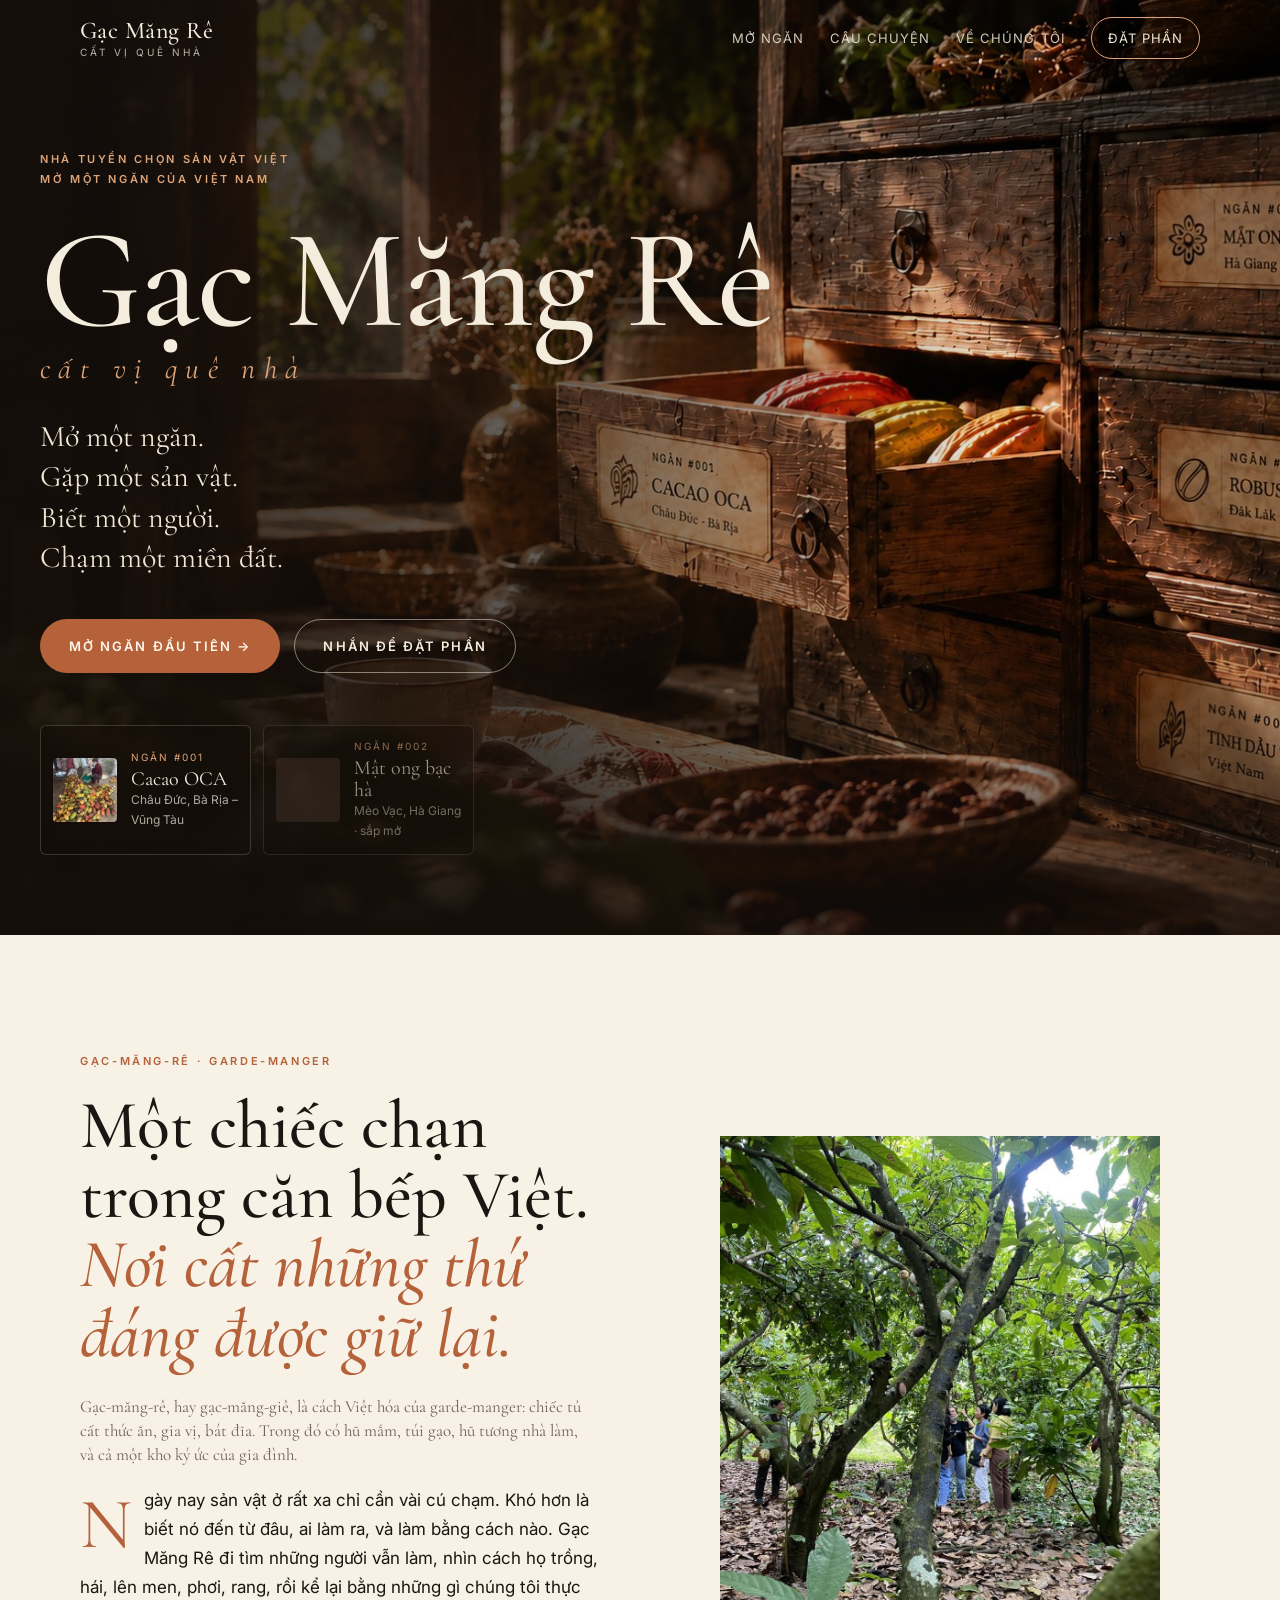
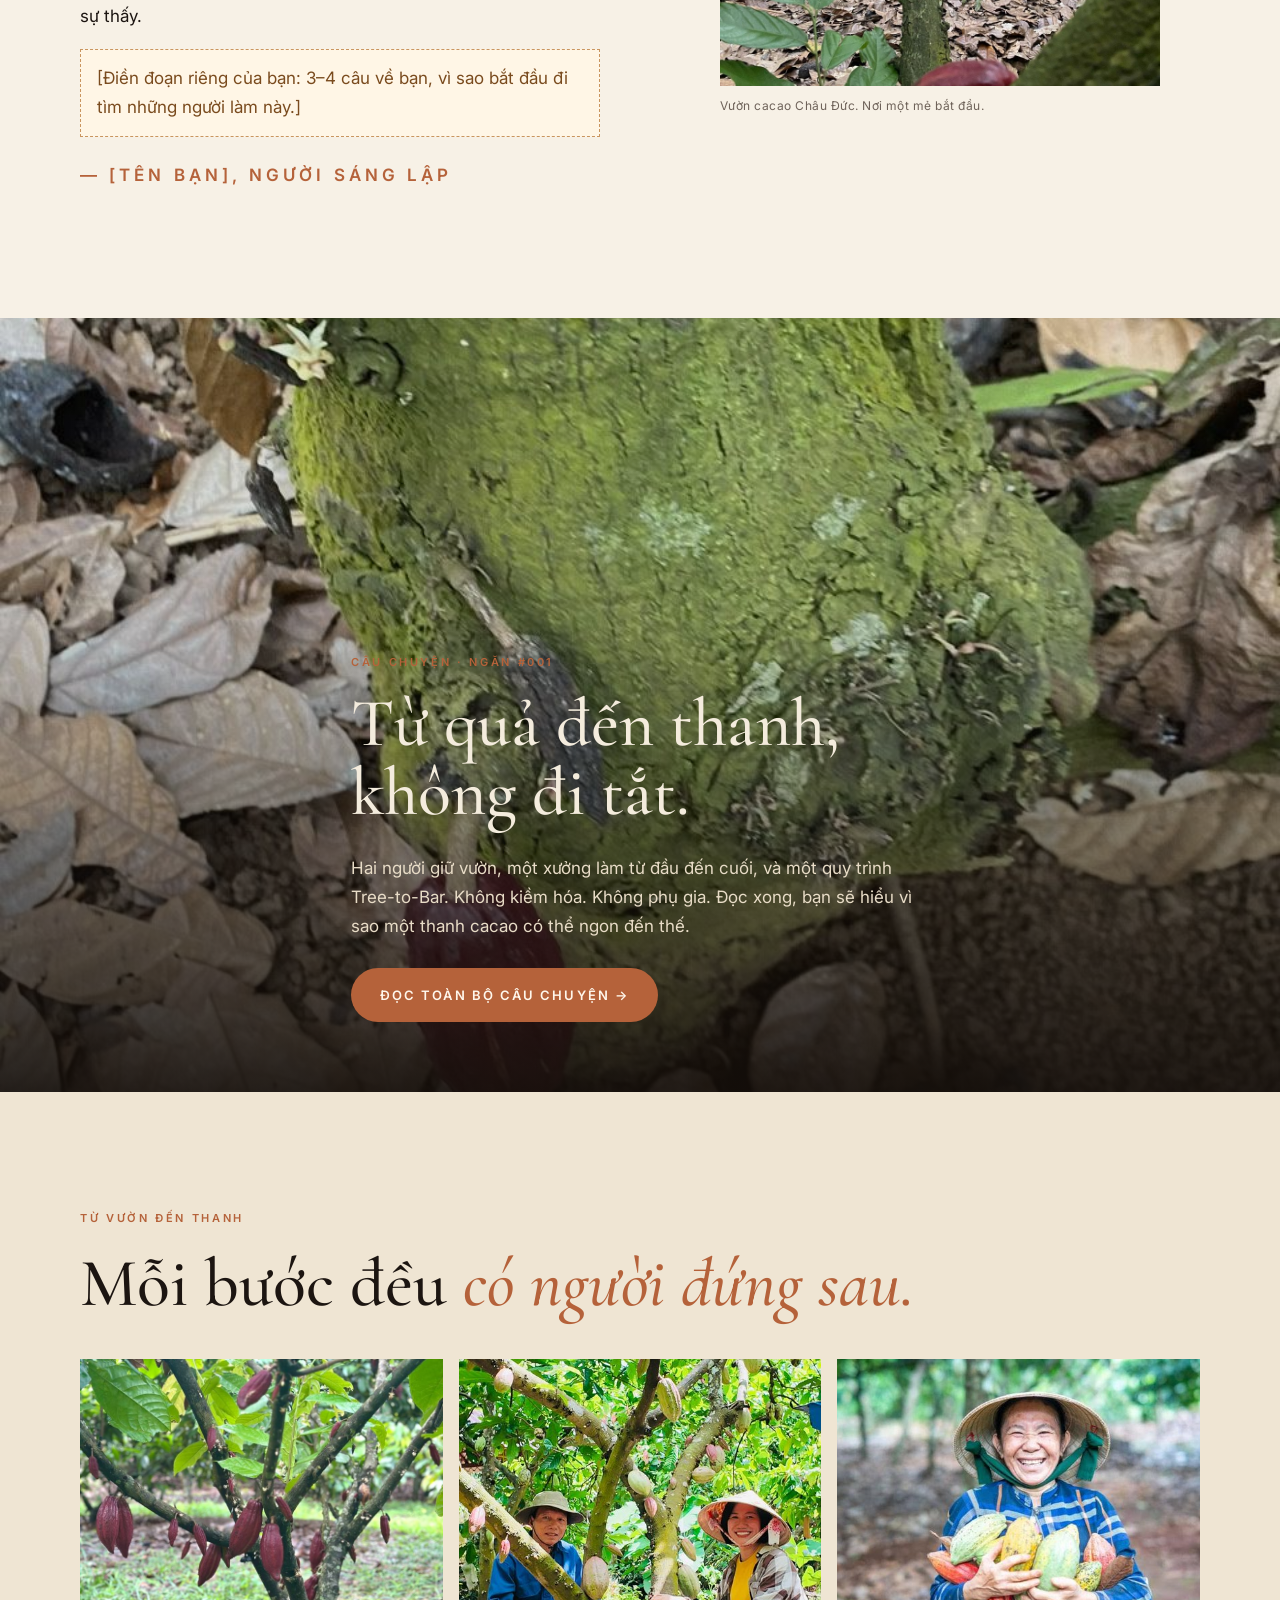
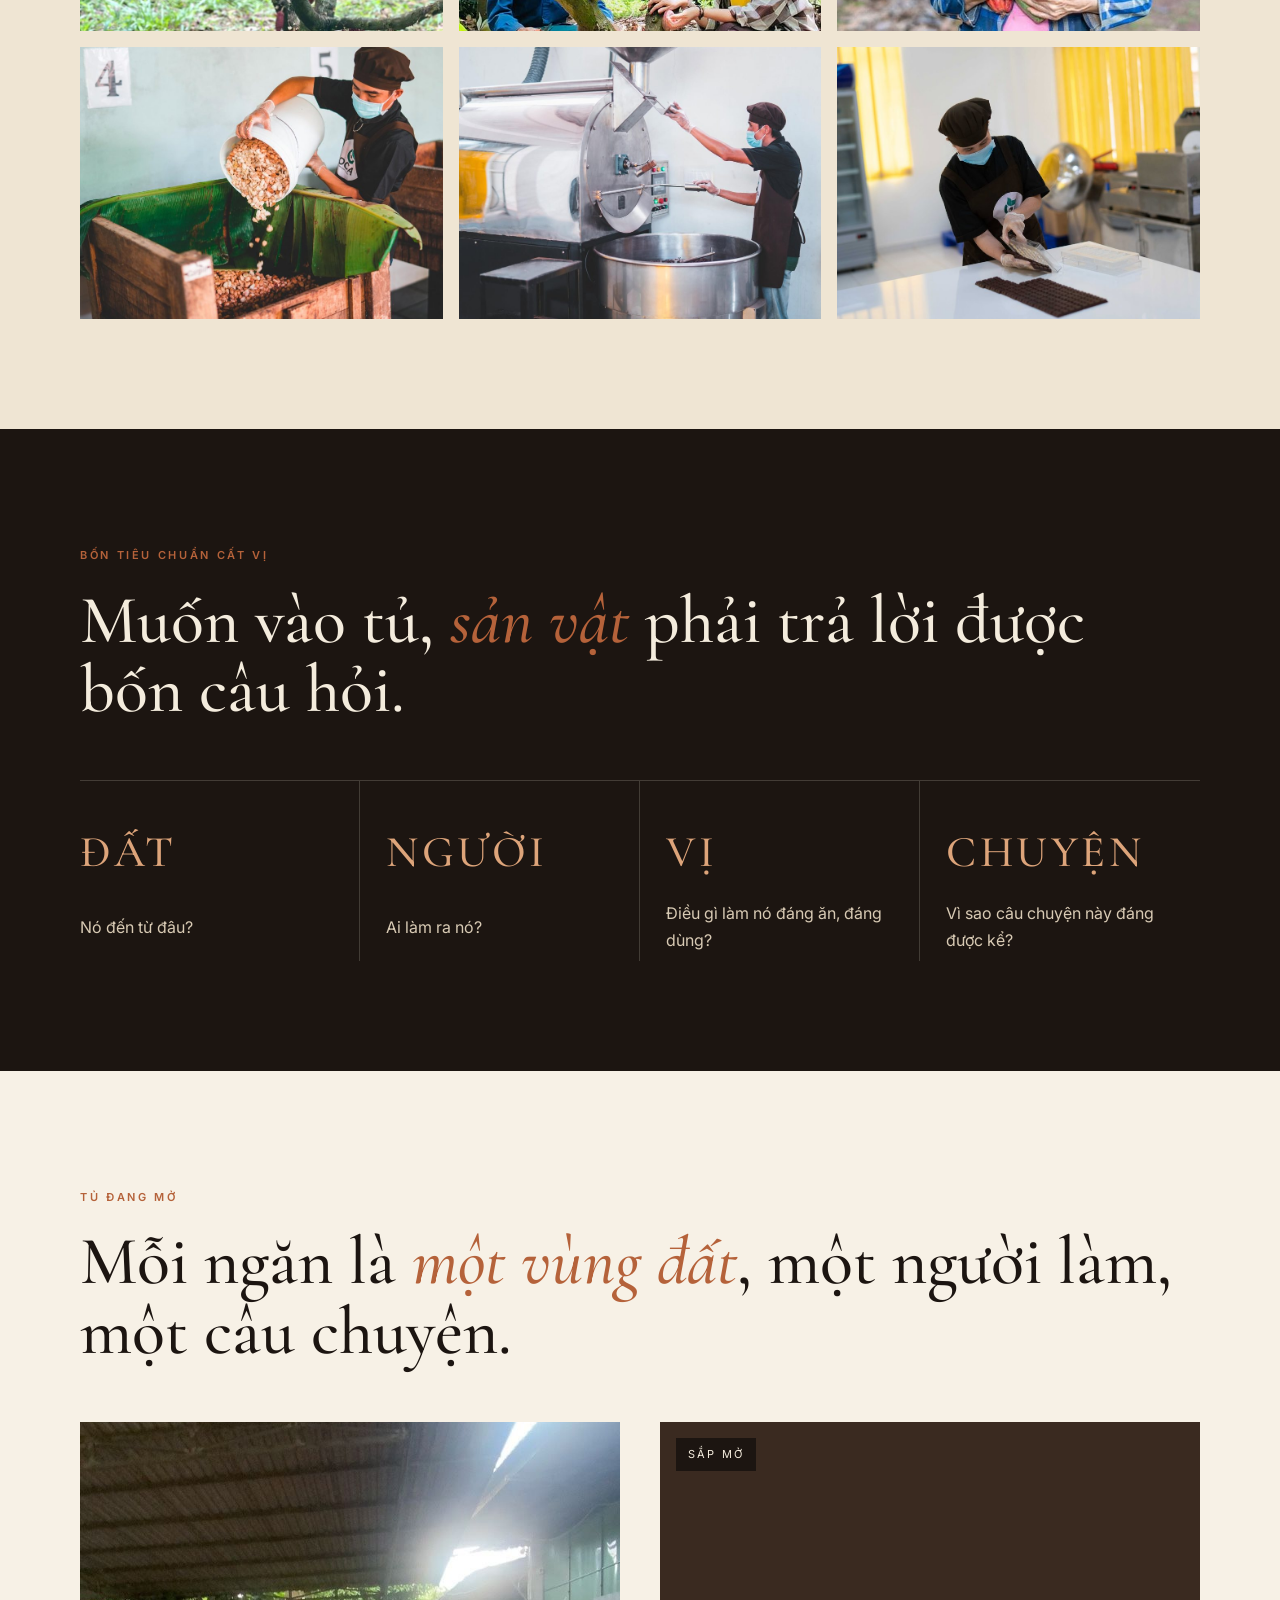
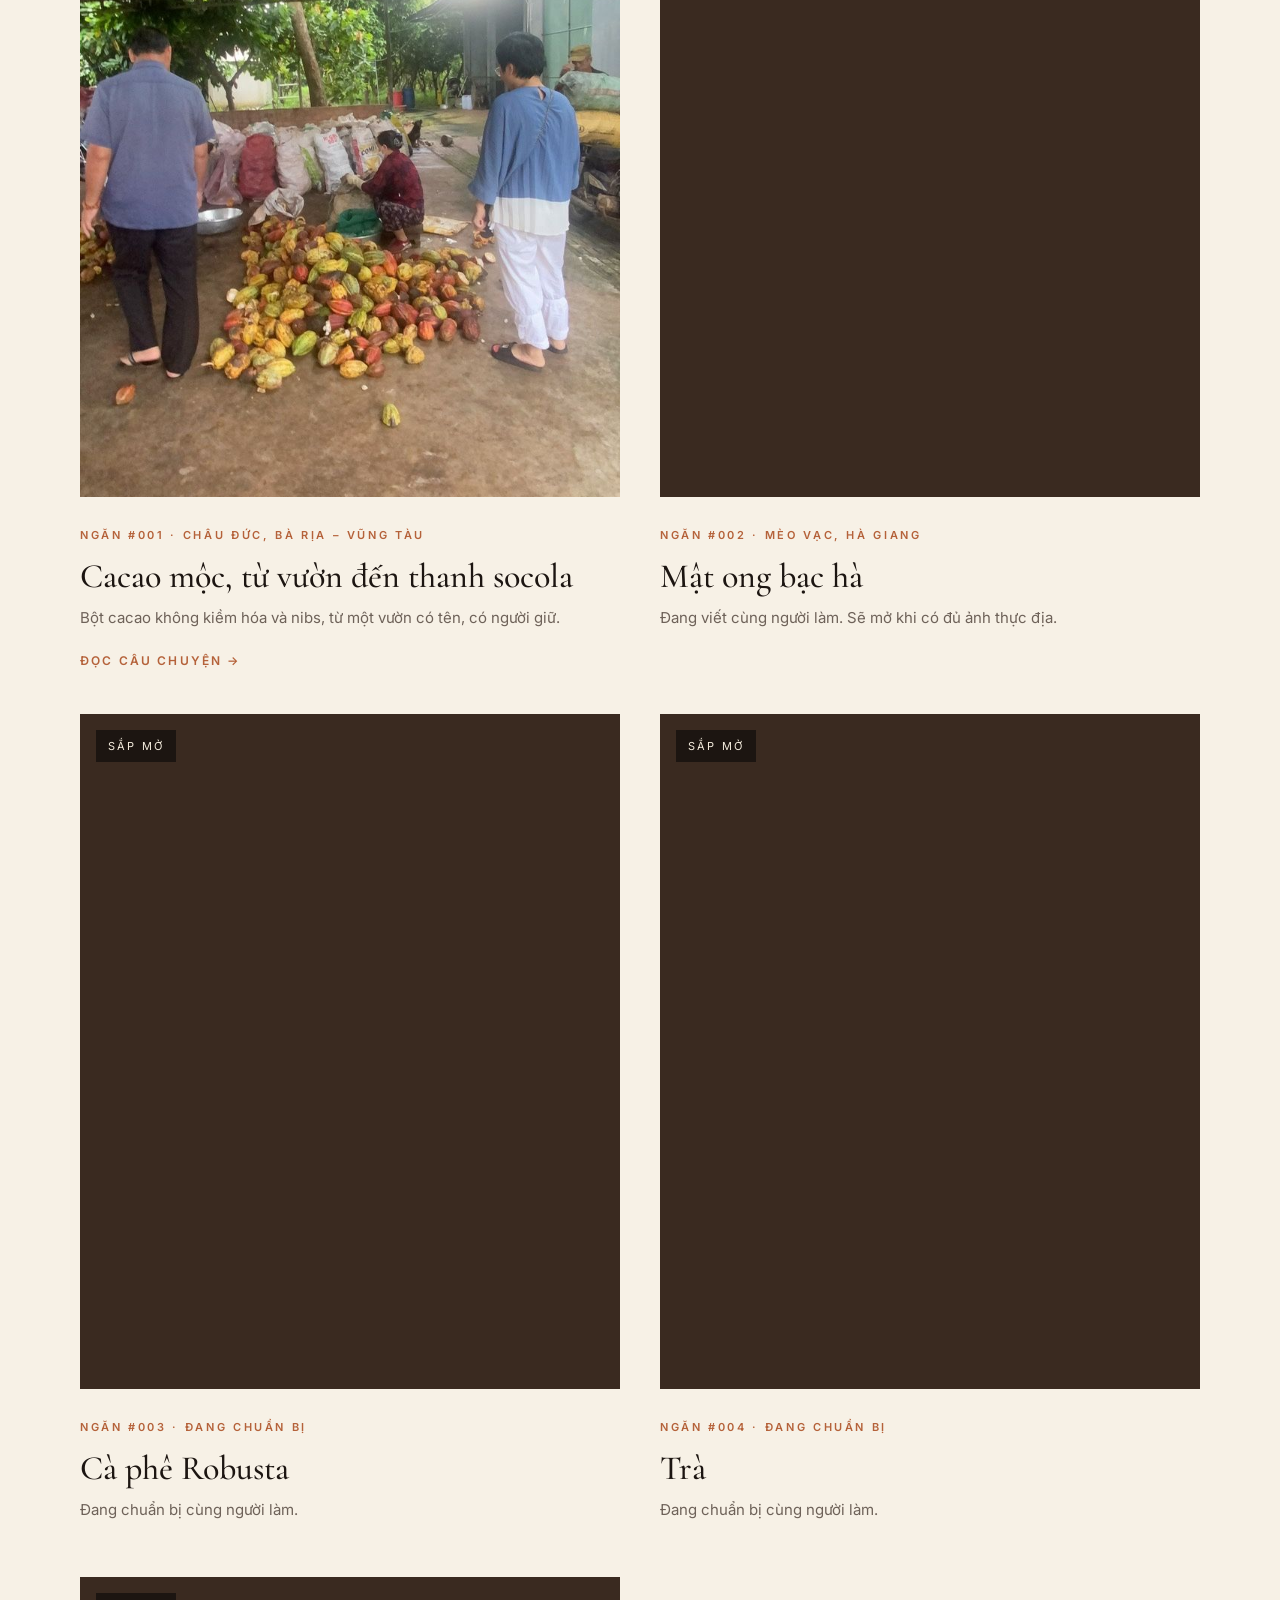
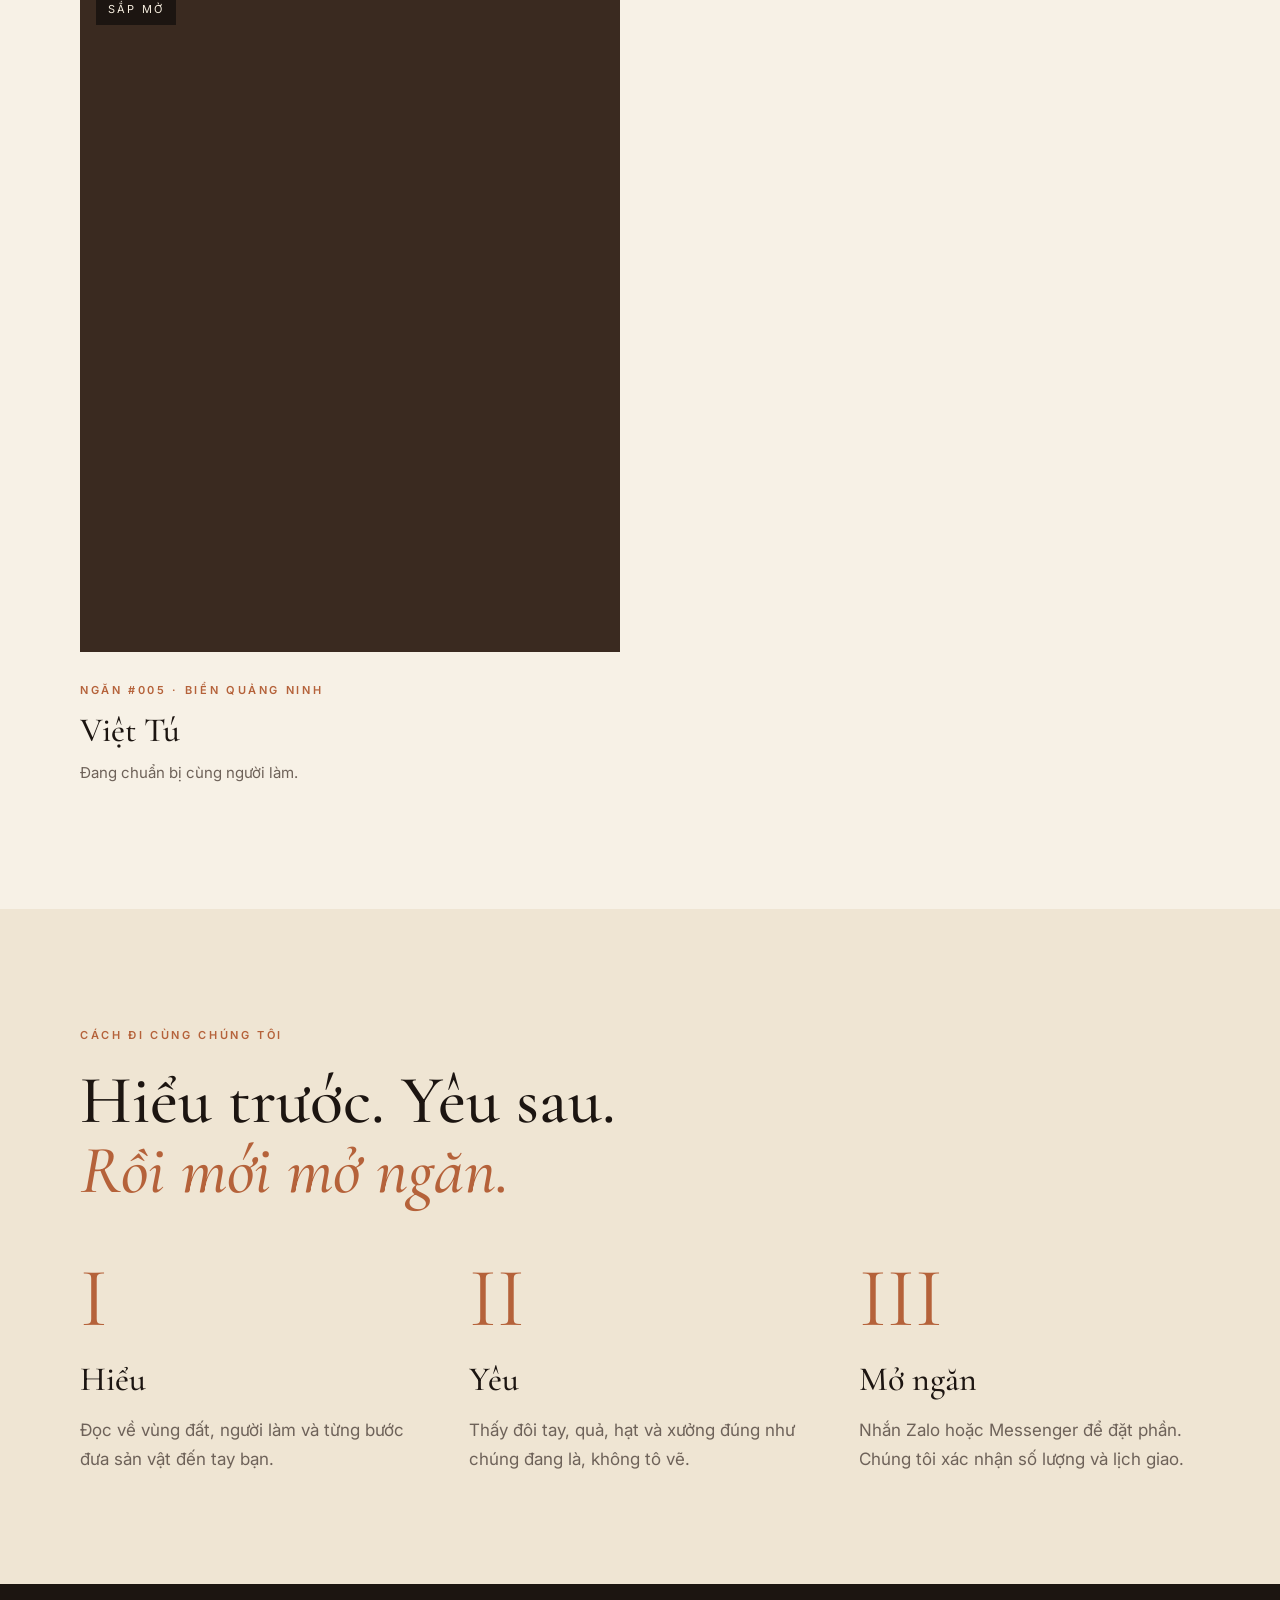
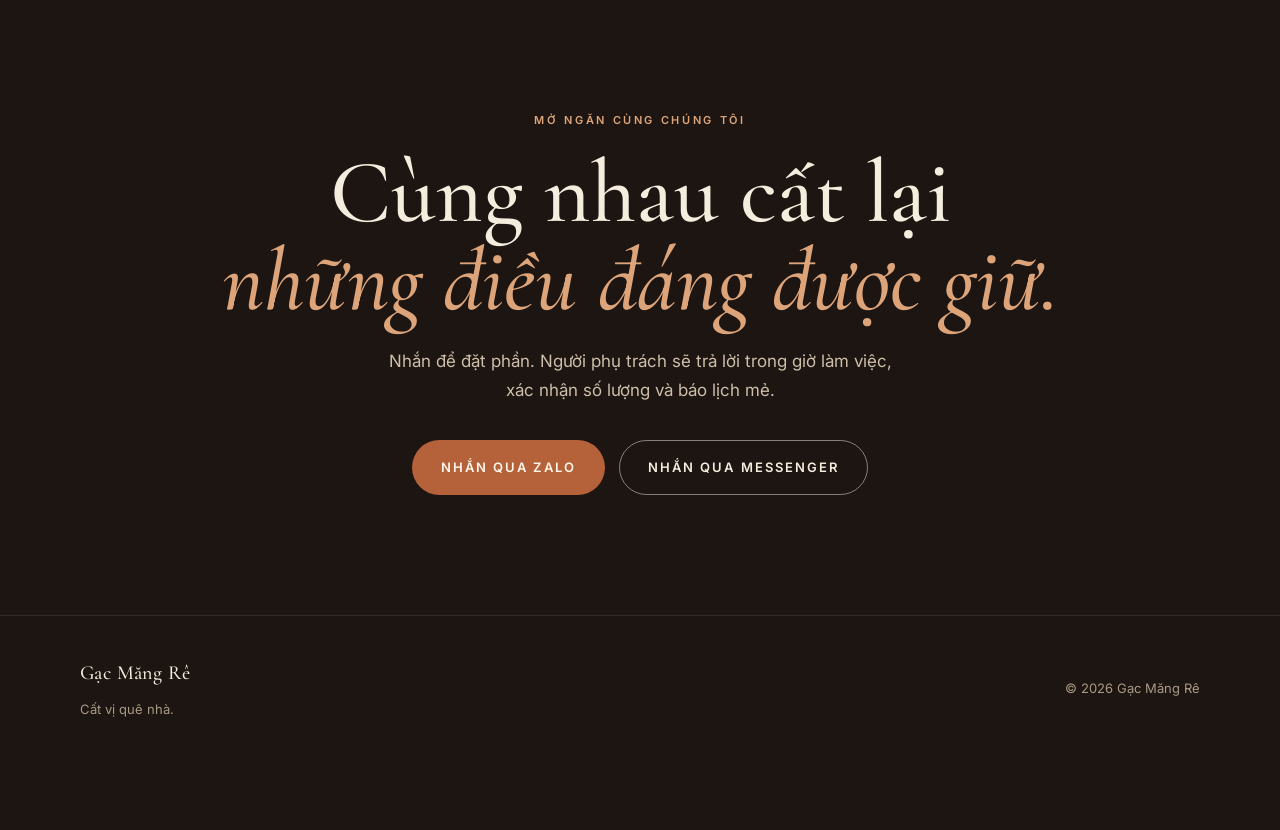
<file: index.html>
<!doctype html>
<html lang="vi">
<head>
<meta charset="utf-8">
<meta name="viewport" content="width=device-width, initial-scale=1">
<title>Gạc Măng Rê — Cất vị quê nhà</title>
<meta name="description" content="Gạc Măng Rê tìm những người làm tử tế và sản vật nguyên bản Việt Nam. Đọc câu chuyện từng Ngăn và nhắn chúng tôi để đặt phần.">
<meta property="og:title" content="Gạc Măng Rê — Cất vị quê nhà">
<meta property="og:description" content="Mở một ngăn. Gặp một sản vật. Biết một người.">
<meta property="og:type" content="website">
<meta name="theme-color" content="#1C1511">
<link rel="preconnect" href="https://fonts.googleapis.com">
<link rel="preconnect" href="https://fonts.gstatic.com" crossorigin>
<link href="https://fonts.googleapis.com/css2?family=Cormorant+Garamond:ital,wght@0,500;0,600;1,400;1,500&family=Inter:wght@400;500;600&display=swap" rel="stylesheet">
<link rel="stylesheet" href="css/style.css">
</head>
<body>

<header class="nav nav--fixed">
  <div class="wrap nav__inner">
    <a class="brand" href="index.html">
      <span class="brand__name">Gạc Măng Rê</span>
      <span class="brand__tag">cất vị quê nhà</span>
    </a>
    <nav class="nav__links">
      <a class="hide-sm" href="#ngan-dang-mo">Mở ngăn</a>
      <a class="hide-sm" href="#chuyen">Câu chuyện</a>
      <a class="hide-sm" href="#su-menh">Về chúng tôi</a>
      <a class="nav__cta" data-contact="zalo" href="#">Đặt phần</a>
    </nav>
  </div>
</header>

<main>
  <!-- HERO -->
  <section class="hero">
    <img class="hero__img" src="assets/anh/hero-clean.jpg" alt="Tủ gỗ nhiều ngăn, một ngăn mở ra với cacao đỏ vàng bên trong, nhãn ghi NGĂN #001 CACAO OCA">
    <div class="wrap hero__content">
      <span class="label hero__kicker">Nhà tuyển chọn sản vật Việt<br>Mở một ngăn của Việt Nam</span>
      <h1>
        <span class="brand-line">Gạc Măng Rê</span>
        <span class="tag">cất vị quê nhà</span>
      </h1>
      <p class="hero__poem">
        <span>Mở một ngăn.</span>
        <span>Gặp một sản vật.</span>
        <span>Biết một người.</span>
        <span>Chạm một miền đất.</span>
      </p>
      <div class="hero__actions">
        <a class="btn btn--ochre" href="cau-chuyen/cacao-oca.html">Mở ngăn đầu tiên &rarr;</a>
        <a class="btn btn--line" data-contact="zalo" href="#">Nhắn để đặt phần</a>
      </div>
      <div class="hero__rail">
        <a class="rail-card" href="cau-chuyen/cacao-oca.html">
          <img src="assets/anh/tuoi-qua-cacao.jpg" alt="" width="720" height="1280">
          <div>
            <div class="rail-card__code">Ngăn #001</div>
            <div class="rail-card__name">Cacao OCA</div>
            <div class="rail-card__sub">Châu Đức, Bà Rịa – Vũng Tàu</div>
          </div>
        </a>
        <div class="rail-card" aria-disabled="true" style="opacity:.6">
          <div style="width:64px;height:64px;background:#3A2A20;border-radius:4px;flex:0 0 64px"></div>
          <div>
            <div class="rail-card__code">Ngăn #002</div>
            <div class="rail-card__name">Mật ong bạc hà</div>
            <div class="rail-card__sub">Mèo Vạc, Hà Giang · sắp mở</div>
          </div>
        </div>
      </div>
    </div>
  </section>

  <!-- SỨ MỆNH / MANIFESTO -->
  <section class="block" id="su-menh">
    <div class="wrap manifesto">
      <div class="manifesto__text reveal">
        <span class="label">Gạc-măng-rê · garde-manger</span>
        <h2 class="h2">Một chiếc chạn trong căn bếp Việt.<br><em>Nơi cất những thứ đáng được giữ lại.</em></h2>
        <p class="lede">Gạc-măng-rê, hay gạc-măng-giê, là cách Việt hóa của garde-manger: chiếc tủ cất thức ăn, gia vị, bát đĩa. Trong đó có hũ mắm, túi gạo, hũ tương nhà làm, và cả một kho ký ức của gia đình.</p>
        <p class="dropcap">Ngày nay sản vật ở rất xa chỉ cần vài cú chạm. Khó hơn là biết nó đến từ đâu, ai làm ra, và làm bằng cách nào. Gạc Măng Rê đi tìm những người vẫn làm, nhìn cách họ trồng, hái, lên men, phơi, rang, rồi kể lại bằng những gì chúng tôi thực sự thấy.</p>
        <p class="placeholder">[Điền đoạn riêng của bạn: 3–4 câu về bạn, vì sao bắt đầu đi tìm những người làm này.]</p>
        <p class="label" style="margin-top:24px">— [Tên bạn], người sáng lập</p>
      </div>
      <figure class="manifesto__img reveal">
        <img src="assets/anh/vuon-cacao-chau-duc.jpg" alt="Lối đi giữa vườn cacao Châu Đức, lá khô phủ mặt đất" loading="lazy" width="960" height="1280">
        <figcaption>Vườn cacao Châu Đức. Nơi một mẻ bắt đầu.</figcaption>
      </figure>
    </div>
  </section>

  <!-- CÂU CHUYỆN NỔI BẬT -->
  <section class="story-feature" id="chuyen">
    <img src="assets/anh/qua-tren-than-cay.jpg" alt="Quả cacao tím đỏ mọc thẳng trên thân cây" loading="lazy">
    <div class="wrap story-feature__body reveal">
      <span class="label">Câu chuyện · Ngăn #001</span>
      <h2 class="h2">Từ quả đến thanh,<br>không đi tắt.</h2>
      <p>Hai người giữ vườn, một xưởng làm từ đầu đến cuối, và một quy trình Tree-to-Bar. Không kiềm hóa. Không phụ gia. Đọc xong, bạn sẽ hiểu vì sao một thanh cacao có thể ngon đến thế.</p>
      <div class="hero__actions" style="margin-top:28px">
        <a class="btn btn--ochre" href="cau-chuyen/cacao-oca.html">Đọc toàn bộ câu chuyện &rarr;</a>
      </div>
    </div>
  </section>

  <!-- DẢI ẢNH THỰC ĐỊA -->
  <section class="block block--paper2">
    <div class="wrap">
      <span class="label reveal">Từ vườn đến thanh</span>
      <h2 class="h2 reveal">Mỗi bước đều <em>có người đứng sau.</em></h2>
      <div class="grid3">
        <figure class="reveal"><img src="assets/anh/oca-cay-qua.jpg" alt="Cành cacao với quả tím đỏ" loading="lazy"></figure>
        <figure class="reveal"><img src="assets/anh/oca-nguoi-vuon.jpg" alt="Hai người giữ vườn dưới tán cacao" loading="lazy"></figure>
        <figure class="reveal"><img src="assets/anh/oca-nguoi-thu-hoach.jpg" alt="Người thu hoạch cầm quả cacao vàng" loading="lazy"></figure>
        <figure class="reveal"><img src="assets/anh/oca-u-len-men.jpg" alt="Đổ hạt vào thùng ủ lên men" loading="lazy"></figure>
        <figure class="reveal"><img src="assets/anh/oca-rang.jpg" alt="Rang cacao trong máy" loading="lazy"></figure>
        <figure class="reveal"><img src="assets/anh/oca-tao-socola.jpg" alt="Tạo tấm socola từ khối cacao" loading="lazy"></figure>
      </div>
    </div>
  </section>

  <!-- BỐN TIÊU CHUẨN -->
  <section class="block block--dark">
    <div class="wrap">
      <span class="label reveal">Bốn tiêu chuẩn cất vị</span>
      <h2 class="h2 reveal">Muốn vào tủ, <em>sản vật</em> phải trả lời được bốn câu hỏi.</h2>
      <div class="pillars">
        <div class="pillar reveal"><div class="pillar__word">ĐẤT</div><p>Nó đến từ đâu?</p></div>
        <div class="pillar reveal"><div class="pillar__word">NGƯỜI</div><p>Ai làm ra nó?</p></div>
        <div class="pillar reveal"><div class="pillar__word">VỊ</div><p>Điều gì làm nó đáng ăn, đáng dùng?</p></div>
        <div class="pillar reveal"><div class="pillar__word">CHUYỆN</div><p>Vì sao câu chuyện này đáng được kể?</p></div>
      </div>
    </div>
  </section>

  <!-- DANH SÁCH NGĂN -->
  <section class="block" id="ngan-dang-mo">
    <div class="wrap">
      <span class="label reveal">Tủ đang mở</span>
      <h2 class="h2 reveal">Mỗi ngăn là <em>một vùng đất</em>, một người làm, một câu chuyện.</h2>
      <!-- NGAN:START -->
      <div class="ngan-grid">
        <a class="ngan-card reveal" href="cau-chuyen/cacao-oca.html">
          <div class="ngan-card__media"><img src="assets/anh/phoi-hat-cacao.jpg" alt="Hạt cacao đang phơi trên sân" loading="lazy"></div>
          <div class="ngan-card__body">
            <span class="label">Ngăn #001 · Châu Đức, Bà Rịa – Vũng Tàu</span>
            <h3>Cacao mộc, từ vườn đến thanh socola</h3>
            <p>Bột cacao không kiềm hóa và nibs, từ một vườn có tên, có người giữ.</p>
            <span class="ngan-card__more">Đọc câu chuyện &rarr;</span>
          </div>
        </a>
        <div class="ngan-card ngan-card--soon reveal" aria-disabled="true">
          <div class="ngan-card__media" style="background:#3A2A20;aspect-ratio:4/5"></div>
          <div class="ngan-card__body">
            <span class="label">Ngăn #002 · Mèo Vạc, Hà Giang</span>
            <h3>Mật ong bạc hà</h3>
            <p>Đang viết cùng người làm. Sẽ mở khi có đủ ảnh thực địa.</p>
          </div>
        </div>
        <div class="ngan-card ngan-card--soon reveal" aria-disabled="true">
          <div class="ngan-card__media" style="background:#3A2A20;aspect-ratio:4/5"></div>
          <div class="ngan-card__body">
            <span class="label">Ngăn #003 · Đang chuẩn bị</span>
            <h3>Cà phê Robusta</h3>
            <p>Đang chuẩn bị cùng người làm.</p>
          </div>
        </div>
        <div class="ngan-card ngan-card--soon reveal" aria-disabled="true">
          <div class="ngan-card__media" style="background:#3A2A20;aspect-ratio:4/5"></div>
          <div class="ngan-card__body">
            <span class="label">Ngăn #004 · Đang chuẩn bị</span>
            <h3>Trà</h3>
            <p>Đang chuẩn bị cùng người làm.</p>
          </div>
        </div>
        <div class="ngan-card ngan-card--soon reveal" aria-disabled="true">
          <div class="ngan-card__media" style="background:#3A2A20;aspect-ratio:4/5"></div>
          <div class="ngan-card__body">
            <span class="label">Ngăn #005 · Biển Quảng Ninh</span>
            <h3>Việt Tú</h3>
            <p>Đang chuẩn bị cùng người làm.</p>
          </div>
        </div>
      </div>
      <!-- NGAN:END -->
    </div>
  </section>

  <!-- HIỂU · YÊU · MỞ -->
  <section class="block block--paper2">
    <div class="wrap">
      <span class="label reveal">Cách đi cùng chúng tôi</span>
      <h2 class="h2 reveal">Hiểu trước. Yêu sau.<br><em>Rồi mới mở ngăn.</em></h2>
      <div class="steps">
        <div class="step reveal"><div class="step__num">I</div><h3>Hiểu</h3><p>Đọc về vùng đất, người làm và từng bước đưa sản vật đến tay bạn.</p></div>
        <div class="step reveal"><div class="step__num">II</div><h3>Yêu</h3><p>Thấy đôi tay, quả, hạt và xưởng đúng như chúng đang là, không tô vẽ.</p></div>
        <div class="step reveal"><div class="step__num">III</div><h3>Mở ngăn</h3><p>Nhắn Zalo hoặc Messenger để đặt phần. Chúng tôi xác nhận số lượng và lịch giao.</p></div>
      </div>
    </div>
  </section>

  <!-- KẾT: ĐẶT PHẦN -->
  <section class="closing" id="lien-he">
    <div class="wrap reveal">
      <span class="label" style="color:var(--ochre-soft)">Mở ngăn cùng chúng tôi</span>
      <h2>Cùng nhau cất lại<br><em style="color:var(--ochre-soft)">những điều đáng được giữ.</em></h2>
      <p>Nhắn để đặt phần. Người phụ trách sẽ trả lời trong giờ làm việc, xác nhận số lượng và báo lịch mẻ.</p>
      <div class="actions">
        <a class="btn btn--ochre" data-contact="zalo" href="#">Nhắn qua Zalo</a>
        <a class="btn btn--line" data-contact="messenger" href="#">Nhắn qua Messenger</a>
      </div>
    </div>
  </section>
</main>

<footer class="site-foot">
  <div class="wrap site-foot__inner">
    <div>
      <span class="brand__name">Gạc Măng Rê</span>
      <p style="margin:8px 0 0">Cất vị quê nhà.</p>
    </div>
    <p style="margin:0">© 2026 Gạc Măng Rê</p>
  </div>
</footer>

<script src="js/site.js"></script>
</body>
</html>
</file>
<file: css/style.css>
/* GẠC MĂNG RÊ — giao diện tạp chí: ảnh + chữ kể chuyện, dẫn tới đặt phần */
:root {
  --espresso: #1C1511;
  --espresso-2: #2A1E17;
  --cream: #F4ECDD;
  --paper: #F7F1E6;
  --paper-2: #EFE5D3;
  --ochre: #B5623A;
  --ochre-soft: #DDA47A;
  --moss: #4D6346;
  --ink: #1C1511;
  --muted: #6E6259;
  --line: #E2D6C2;
  --display: "Cormorant Garamond", "Iowan Old Style", Georgia, serif;
  --sans: "Inter", system-ui, -apple-system, "Segoe UI", Roboto, sans-serif;
  --max: 1200px;
  --gutter: 20px;
}
* { box-sizing: border-box; }
html { scroll-behavior: smooth; -webkit-text-size-adjust: 100%; }
body {
  margin: 0; background: var(--paper); color: var(--ink);
  font-family: var(--sans); font-size: 16px; line-height: 1.7;
  -webkit-font-smoothing: antialiased;
}
img { display: block; max-width: 100%; height: auto; }
a { color: inherit; }
p { margin: 0 0 1.1em; }
.wrap { max-width: var(--max); margin: 0 auto; padding: 0 var(--gutter); }

.label {
  font-size: 11px; letter-spacing: .24em; text-transform: uppercase;
  font-weight: 600; color: var(--ochre);
}

/* ---------- Nav ---------- */
.nav {
  position: fixed; top: 0; left: 0; right: 0; z-index: 40;
  color: var(--cream); transition: background .4s ease, box-shadow .4s ease;
}
.nav.is-solid { background: rgba(28,21,17,.94); backdrop-filter: blur(8px); box-shadow: 0 1px 0 rgba(255,255,255,.06); }
.nav__inner { display: flex; align-items: center; justify-content: space-between; min-height: 76px; gap: 16px; }
.brand { display: flex; flex-direction: column; text-decoration: none; line-height: 1; }
.brand__name { font-family: var(--display); font-size: 24px; font-weight: 500; letter-spacing: .02em; }
.brand__tag { font-size: 10px; letter-spacing: .3em; text-transform: uppercase; opacity: .75; margin-top: 4px; }
.nav__links { display: flex; gap: 26px; align-items: center; font-size: 13px; letter-spacing: .08em; text-transform: uppercase; }
.nav__links a { text-decoration: none; opacity: .85; }
.nav__links a:hover { opacity: 1; color: var(--ochre-soft); }
.nav__cta {
  border: 1px solid var(--ochre-soft); padding: 9px 16px; border-radius: 999px; opacity: 1 !important;
}

/* ---------- Buttons ---------- */
.btn {
  display: inline-flex; align-items: center; justify-content: center; gap: 10px;
  padding: 15px 28px; border-radius: 999px; text-decoration: none; min-height: 50px;
  font-size: 13px; letter-spacing: .16em; text-transform: uppercase; font-weight: 600;
  border: 1px solid transparent; transition: background .25s ease, color .25s ease, border-color .25s ease;
}
.btn--ochre { background: var(--ochre); color: #FFF7EC; }
.btn--ochre:hover { background: #9C4F2B; }
.btn--line { background: transparent; color: var(--cream); border-color: rgba(244,236,221,.5); }
.btn--line:hover { border-color: var(--cream); }
.btn--dark { background: var(--espresso); color: var(--cream); }
.btn--dark:hover { background: var(--ochre); }
.btn--zalo { background: var(--moss); color: #fff; }
.btn--zalo:hover { background: #3c5037; }

/* ---------- Hero ---------- */
.hero {
  position: relative; min-height: 100vh; min-height: 100svh;
  color: var(--cream); display: flex; align-items: flex-end; overflow: hidden; background: var(--espresso);
}
.hero__img {
  position: absolute; inset: 0; width: 100%; height: 100%;
  object-fit: cover; object-position: 62% 50%;
}
.hero::after {
  content: ""; position: absolute; inset: 0;
  background:
    linear-gradient(90deg, rgba(20,14,10,.92) 0%, rgba(20,14,10,.66) 42%, rgba(20,14,10,.08) 78%),
    linear-gradient(0deg, rgba(20,14,10,.75) 0%, rgba(20,14,10,0) 40%);
}
.hero__content { position: relative; z-index: 2; padding: 150px 0 56px; width: 100%; }
.hero__kicker { color: var(--ochre-soft); margin-bottom: 26px; display: block; line-height: 1.8; }
.hero h1 { font-family: var(--display); font-weight: 500; margin: 0; line-height: .92; }
.hero h1 .brand-line { display: block; font-size: clamp(64px, 11vw, 150px); letter-spacing: -.01em; }
.hero h1 .tag { display: block; font-size: clamp(20px, 2.6vw, 30px); font-style: italic; letter-spacing: .28em; text-transform: lowercase; margin-top: 10px; color: var(--ochre-soft); font-weight: 400; }
.hero__poem {
  font-family: var(--display); font-size: clamp(22px, 2.6vw, 30px); line-height: 1.35;
  margin: 34px 0 40px; color: #F1E6D3; max-width: 22em;
}
.hero__poem span { display: block; }
.hero__actions { display: flex; flex-wrap: wrap; gap: 14px; }
.hero__rail {
  position: relative; z-index: 2; margin-top: 52px; display: grid; gap: 12px;
  grid-template-columns: repeat(2, minmax(0, 1fr));
}
.rail-card {
  display: flex; gap: 14px; align-items: center; text-decoration: none;
  background: rgba(20,14,10,.55); backdrop-filter: blur(6px);
  border: 1px solid rgba(244,236,221,.18); padding: 12px; border-radius: 6px;
}
.rail-card img { width: 64px; height: 64px; object-fit: cover; border-radius: 4px; flex: 0 0 64px; }
.rail-card__code { font-size: 10px; letter-spacing: .2em; color: var(--ochre-soft); text-transform: uppercase; }
.rail-card__name { font-family: var(--display); font-size: 20px; line-height: 1.1; margin-top: 2px; }
.rail-card__sub { font-size: 12px; opacity: .7; }

/* ---------- Editorial blocks ---------- */
.block { padding: 110px 0; }
.block--dark { background: var(--espresso); color: var(--cream); }
.block--paper2 { background: var(--paper-2); }
.h2 { font-family: var(--display); font-weight: 500; font-size: clamp(40px, 5.4vw, 68px); line-height: 1.02; margin: 18px 0 26px; }
.h2 em { color: var(--ochre); font-weight: 500; }
.lede { font-family: var(--display); font-size: clamp(22px, 2.4vw, 28px); line-height: 1.42; color: var(--muted); max-width: 30em; }

.manifesto { display: grid; gap: 48px; align-items: center; }
.manifesto__text p { font-size: 17px; }
.dropcap::first-letter { font-family: var(--display); float: left; font-size: 4.2em; line-height: .85; padding: 8px 12px 0 0; color: var(--ochre); }
.manifesto__img { position: relative; }
.manifesto__img img { width: 100%; aspect-ratio: 4 / 5; object-fit: cover; }
.manifesto__img figcaption { font-size: 12px; color: var(--muted); margin-top: 10px; letter-spacing: .04em; }

.story-feature { position: relative; min-height: 86vh; display: flex; align-items: flex-end; color: var(--cream); overflow: hidden; background: var(--espresso); }
.story-feature img { position: absolute; inset: 0; width: 100%; height: 100%; object-fit: cover; }
.story-feature::after { content: ""; position: absolute; inset: 0; background: linear-gradient(0deg, rgba(20,14,10,.92) 0%, rgba(20,14,10,.2) 60%, rgba(20,14,10,.1) 100%); }
.story-feature__body { position: relative; z-index: 2; padding: 90px 0 70px; max-width: 760px; }
.story-feature__body .h2 { color: var(--cream); margin-top: 14px; }
.story-feature__body p { color: #E8DCC7; font-size: 17px; max-width: 34em; }

.pillars { display: grid; gap: 0; margin-top: 56px; grid-template-columns: 1fr; border-top: 1px solid rgba(244,236,221,.18); }
.pillar { border-bottom: 1px solid rgba(244,236,221,.18); padding: 30px 0; display: grid; gap: 10px; }
.pillar__word { font-family: var(--display); font-size: 44px; font-weight: 500; letter-spacing: .08em; color: var(--ochre-soft); }
.pillar p { color: #D8CAB4; margin: 0; font-size: 16px; }

.ngan-grid { display: grid; gap: 26px; margin-top: 56px; grid-template-columns: 1fr; }
.ngan-card { display: block; text-decoration: none; color: inherit; background: var(--paper); }
.ngan-card img { width: 100%; aspect-ratio: 4 / 5; object-fit: cover; transition: transform .8s ease; }
.ngan-card:hover img { transform: scale(1.03); }
.ngan-card__media { overflow: hidden; }
.ngan-card__body { padding: 22px 0 0; }
.ngan-card h3 { font-family: var(--display); font-weight: 500; font-size: 34px; line-height: 1.1; margin: 10px 0 10px; }
.ngan-card p { color: var(--muted); margin: 0 0 14px; font-size: 15px; }
.ngan-card__more { font-size: 12px; letter-spacing: .18em; text-transform: uppercase; font-weight: 600; color: var(--ochre); }
.ngan-card--soon { opacity: .75; pointer-events: none; }
.ngan-card--soon .ngan-card__media { position: relative; }
.ngan-card--soon .ngan-card__media::after { content: "Sắp mở"; position: absolute; left: 16px; top: 16px; background: var(--espresso); color: var(--cream); font-size: 11px; letter-spacing: .2em; text-transform: uppercase; padding: 7px 12px; }

.steps { display: grid; gap: 36px; margin-top: 56px; grid-template-columns: 1fr; }
.step__num { font-family: var(--display); font-size: 84px; line-height: .9; color: var(--ochre); }
.step h3 { font-family: var(--display); font-weight: 500; font-size: 34px; margin: 14px 0 8px; }
.step p { color: var(--muted); margin: 0; }

.closing { position: relative; background: var(--espresso); color: var(--cream); text-align: center; padding: 120px 0; overflow: hidden; }
.closing h2 { font-family: var(--display); font-weight: 500; font-size: clamp(48px, 7vw, 92px); line-height: .98; margin: 16px 0 22px; }
.closing p { color: #CDBFA9; max-width: 30em; margin: 0 auto 36px; font-size: 17px; }
.closing .actions { display: flex; flex-wrap: wrap; justify-content: center; gap: 14px; }

footer.site-foot { background: var(--espresso); color: #A99A86; font-size: 13px; padding: 40px 0 110px; border-top: 1px solid rgba(244,236,221,.1); }
.site-foot__inner { display: grid; gap: 14px; }
.site-foot .brand__name { color: var(--cream); font-size: 20px; }

/* ---------- Story page (trang câu chuyện) ---------- */
.nav--plain { position: sticky; background: rgba(247,241,230,.95); backdrop-filter: blur(8px); color: var(--ink); border-bottom: 1px solid var(--line); }
.nav--plain .nav__inner { min-height: 64px; }
.nav--plain .brand__name { font-size: 20px; }
.nav--plain .brand__tag { color: var(--muted); }
.nav--plain .nav__cta { border-color: var(--ochre); color: var(--ochre); }
.story-hero { padding: 40px 0 0; }
.story-hero h1 { font-family: var(--display); font-weight: 500; font-size: clamp(54px, 8vw, 110px); line-height: .96; margin: 16px 0 24px; }
.story-hero .deck { font-family: var(--display); font-size: clamp(22px, 2.6vw, 30px); color: var(--muted); max-width: 30em; line-height: 1.4; }
.story-hero__img { margin-top: 44px; }
.story-hero__img img { width: 100%; max-height: 82vh; object-fit: cover; aspect-ratio: 16 / 10; }
.back { display: inline-block; font-size: 12px; letter-spacing: .14em; text-transform: uppercase; color: var(--muted); text-decoration: none; margin-bottom: 22px; }
.back:hover { color: var(--ink); }
.chapter { padding: 96px 0 0; }
.chapter__num { font-size: 11px; letter-spacing: .24em; color: var(--ochre); font-weight: 600; text-transform: uppercase; }
.chapter h2 { font-family: var(--display); font-weight: 500; font-size: clamp(40px, 5vw, 60px); line-height: 1.04; margin: 12px 0 24px; }
.chapter__text { max-width: 36em; font-size: 17px; }
.chapter__text p:first-child::first-letter { font-family: var(--display); float: left; font-size: 4em; line-height: .85; padding: 8px 12px 0 0; color: var(--ochre); }
.pair { display: grid; gap: 14px; margin-top: 44px; grid-template-columns: 1fr; }
.pair img { width: 100%; aspect-ratio: 3 / 4; object-fit: cover; }
.pull { font-family: var(--display); font-size: clamp(32px, 4vw, 48px); line-height: 1.18; font-style: italic; color: var(--espresso); border-left: 2px solid var(--ochre); padding: 4px 0 4px 26px; margin: 64px 0 0; max-width: 20em; }
.product { margin-top: 110px; background: var(--espresso); color: var(--cream); display: grid; grid-template-columns: 1fr; }
.product img { width: 100%; height: 100%; aspect-ratio: 4 / 3; object-fit: cover; }
.product__body { padding: 40px 26px; }
.product .chapter__num { color: var(--ochre-soft); }
.product h2 { color: var(--cream); margin-top: 12px; }
.product ul { padding-left: 18px; margin: 0 0 22px; }
.product li { margin-bottom: 6px; }
.product p { color: #CDBFA9; }
.product .contact-row { display: flex; flex-wrap: wrap; gap: 12px; margin-top: 26px; }
.closing--story { padding: 120px 0; }
.closing--story .contact-row { display: flex; flex-wrap: wrap; justify-content: center; gap: 12px; }
.placeholder { background: #FFF6E6; border: 1px dashed #C9955F; padding: 14px 16px; color: #7A4B1E; font-size: 14px; }
.mobile-bar { position: fixed; left: 0; right: 0; bottom: 0; z-index: 30; padding: 10px var(--gutter); background: rgba(28,21,17,.96); display: flex; gap: 10px; }
.mobile-bar .btn { flex: 1; }

/* ---------- Reveal ---------- */
.reveal { opacity: 0; transform: translateY(22px); transition: opacity 1s ease, transform 1s ease; }
.reveal.is-in { opacity: 1; transform: none; }
@media (prefers-reduced-motion: reduce) {
  html { scroll-behavior: auto; }
  .reveal { opacity: 1; transform: none; transition: none; }
}

/* ---------- Breakpoints ---------- */
@media (min-width: 720px) {
  :root { --gutter: 40px; }
  body { font-size: 17px; }
  .nav__links a.hide-sm { display: inline; }
  .hero__content { padding-bottom: 80px; }
  .hero__rail { grid-template-columns: repeat(4, minmax(0,1fr)); max-width: 880px; }
  .manifesto { grid-template-columns: 1fr 1fr; gap: 80px; }
  .pillars { grid-template-columns: repeat(4, 1fr); }
  .pillar { border-bottom: 0; border-right: 1px solid rgba(244,236,221,.18); padding: 34px 26px 6px 0; }
  .pillar:last-child { border-right: 0; }
  .pillar + .pillar { padding-left: 26px; }
  .ngan-grid { grid-template-columns: 1fr 1fr; gap: 40px; }
  .steps { grid-template-columns: repeat(3, 1fr); gap: 48px; }
  .pair { grid-template-columns: 1fr 1fr; }
  .product { grid-template-columns: 1.1fr 1fr; }
  .product__body { padding: 64px 60px; }
  .mobile-bar { display: none; }
  .site-foot__inner { grid-template-columns: 1fr auto; align-items: center; }
  .nav--plain .nav__links a.hide-sm { display: inline; }
}
@media (min-width: 1000px) {
  .hero h1 .brand-line { white-space: nowrap; }
}
@media (max-width: 719px) {
  .nav__links a.hide-sm { display: none; }
  .nav__links { gap: 14px; }
  .nav__links a:not(.nav__cta) { display: none; }
  .hero__img { object-position: 70% 50%; }
  .hero::after { background: linear-gradient(0deg, rgba(20,14,10,.96) 0%, rgba(20,14,10,.78) 48%, rgba(20,14,10,.35) 100%); }
  .hero__rail { grid-template-columns: 1fr; }
  .hero__content { padding-top: 120px; }
}

/* ---------- Lưới ảnh nhiều tấm (thay cho ảnh lớn) ---------- */
.grid3 { display: grid; gap: 10px; grid-template-columns: 1fr 1fr; margin-top: 40px; }
.grid3 figure { margin: 0; overflow: hidden; background: var(--paper-2); }
.grid3 img { width: 100%; aspect-ratio: 4 / 5; object-fit: cover; transition: transform .8s ease; }
.grid3 figure:hover img { transform: scale(1.04); }
@media (min-width: 900px) {
  .grid3 { grid-template-columns: repeat(3, minmax(0, 1fr)); gap: 16px; }
  .grid3 img { aspect-ratio: 4 / 3; }
}
</file>
